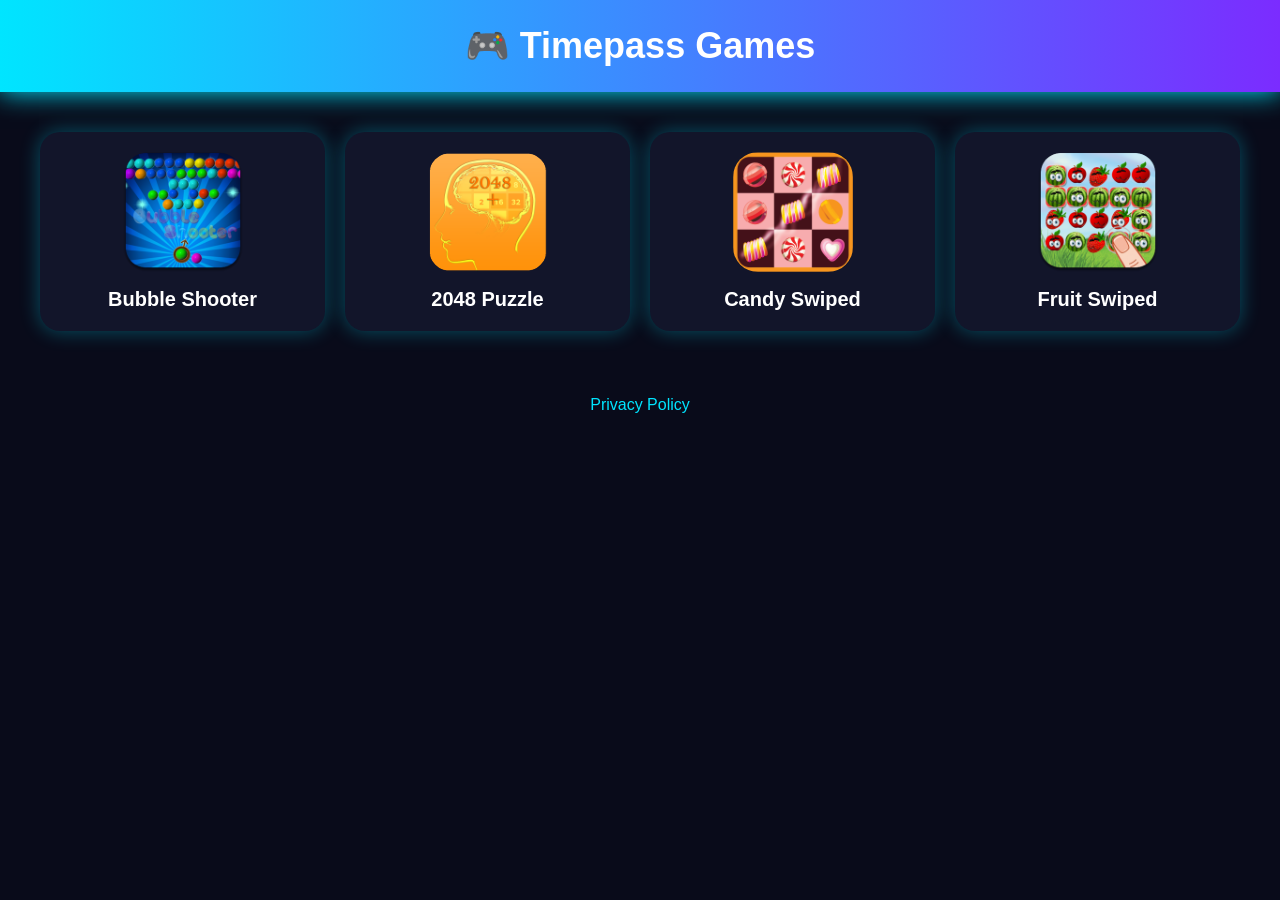
<file: index.html>
<!DOCTYPE html>
<html>
<head>
<meta charset="UTF-8">
<meta name="viewport" content="width=device-width,initial-scale=1.0">
<title>Timepass Games</title>
<link rel="stylesheet" href="style.css">
</head>
<body>
<header>🎮 Timepass Games</header>
<div class="container">

    <a class="card" href="bubble-shooter.html">
        <img src="images/bubble-shooter-icon.png">
        <div class="game-name">Bubble Shooter</div>
    </a>
    
    <a class="card" href="2048-puzzle.html">
        <img src="images/2048-puzzle-icon.png">
        <div class="game-name">2048 Puzzle</div>
    </a>
    
    <a class="card" href="candy-swiped.html">
        <img src="images/candy-swiped-icon.png">
        <div class="game-name">Candy Swiped</div>
    </a>
    
    <a class="card" href="fruit-swiped.html">
        <img src="images/fruit-swiped-icon.png">
        <div class="game-name">Fruit Swiped</div>
    </a>
    
</div>

<footer style="text-align:center;padding:25px;color:#bbb;">
<a href="privacy-policy.html" style="color:#00e5ff;text-decoration:none;font-size:16px;">
Privacy Policy
</a>
</footer>

</body>
</html>
</file>
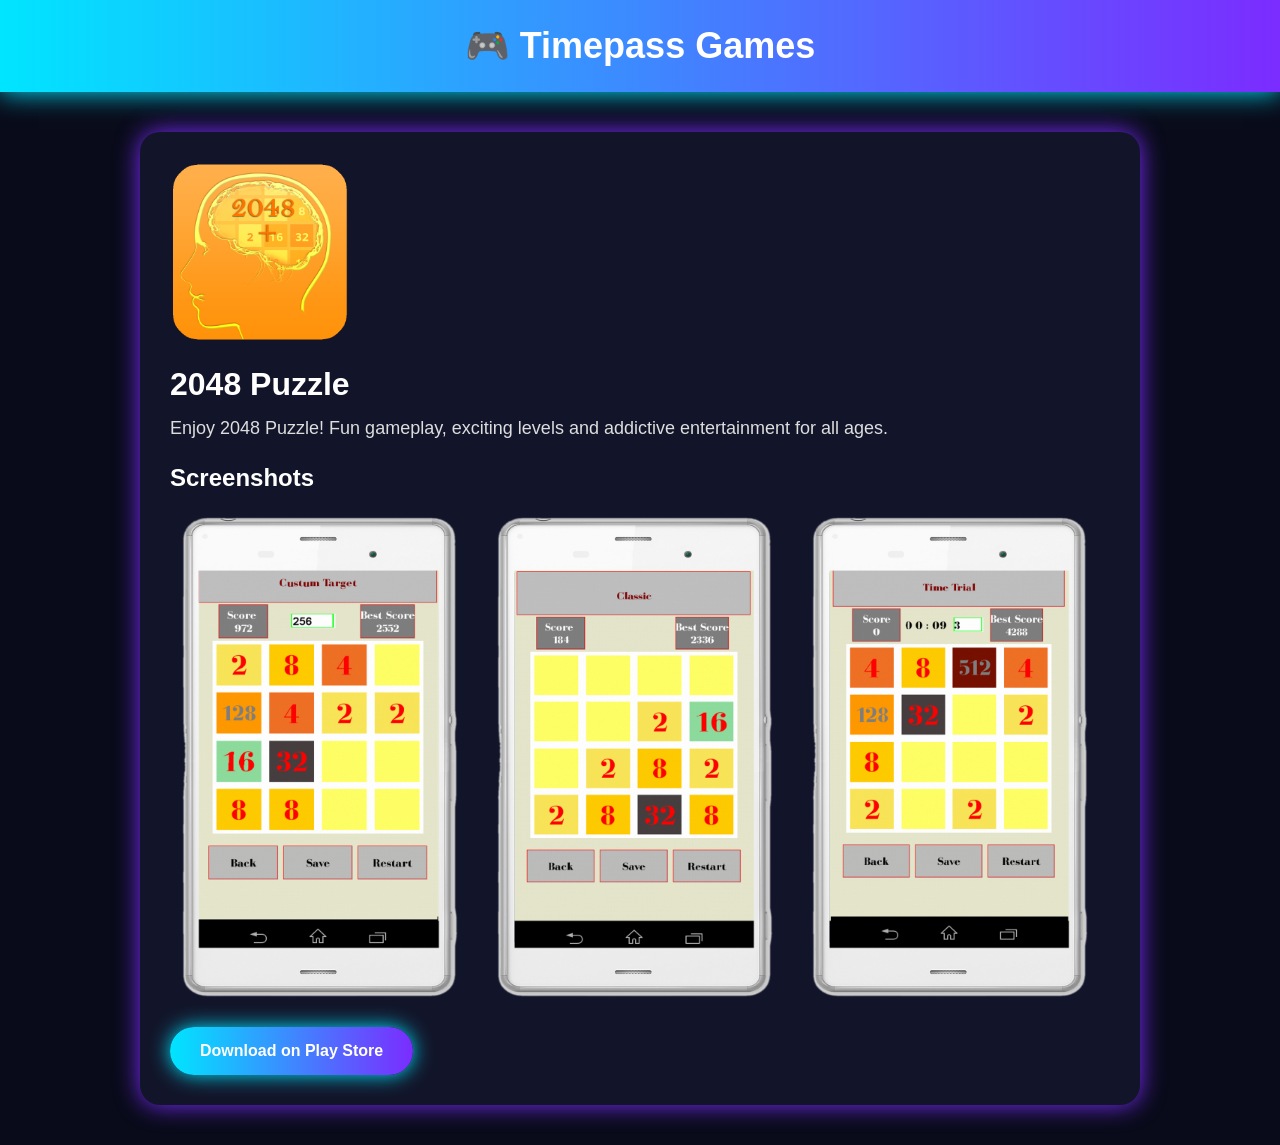
<file: 2048-puzzle.html>
<!DOCTYPE html>
<html>
<head>
<meta charset="UTF-8">
<meta name="viewport" content="width=device-width,initial-scale=1.0">
<title>2048 Puzzle</title>
<link rel="stylesheet" href="style.css">
</head>
<body>
<header>🎮 Timepass Games</header>
<div class="detail">
<img class="icon" src="images/2048-puzzle-icon.png">
<h1 style="margin-top:20px">2048 Puzzle</h1>
<p style="margin-top:15px;font-size:18px;color:#ddd">
Enjoy 2048 Puzzle! Fun gameplay, exciting levels and addictive entertainment for all ages.
</p>
<h2 style="margin-top:25px">Screenshots</h2>
<div class="screenshots">
<img src="images/2048-puzzle-ss1.png">
<img src="images/2048-puzzle-ss2.png">
<img src="images/2048-puzzle-ss3.png">
</div>
<a class="btn" href="https://play.google.com/store" target="_blank">Download on Play Store</a>
</div>
</body>
</html>
</file>
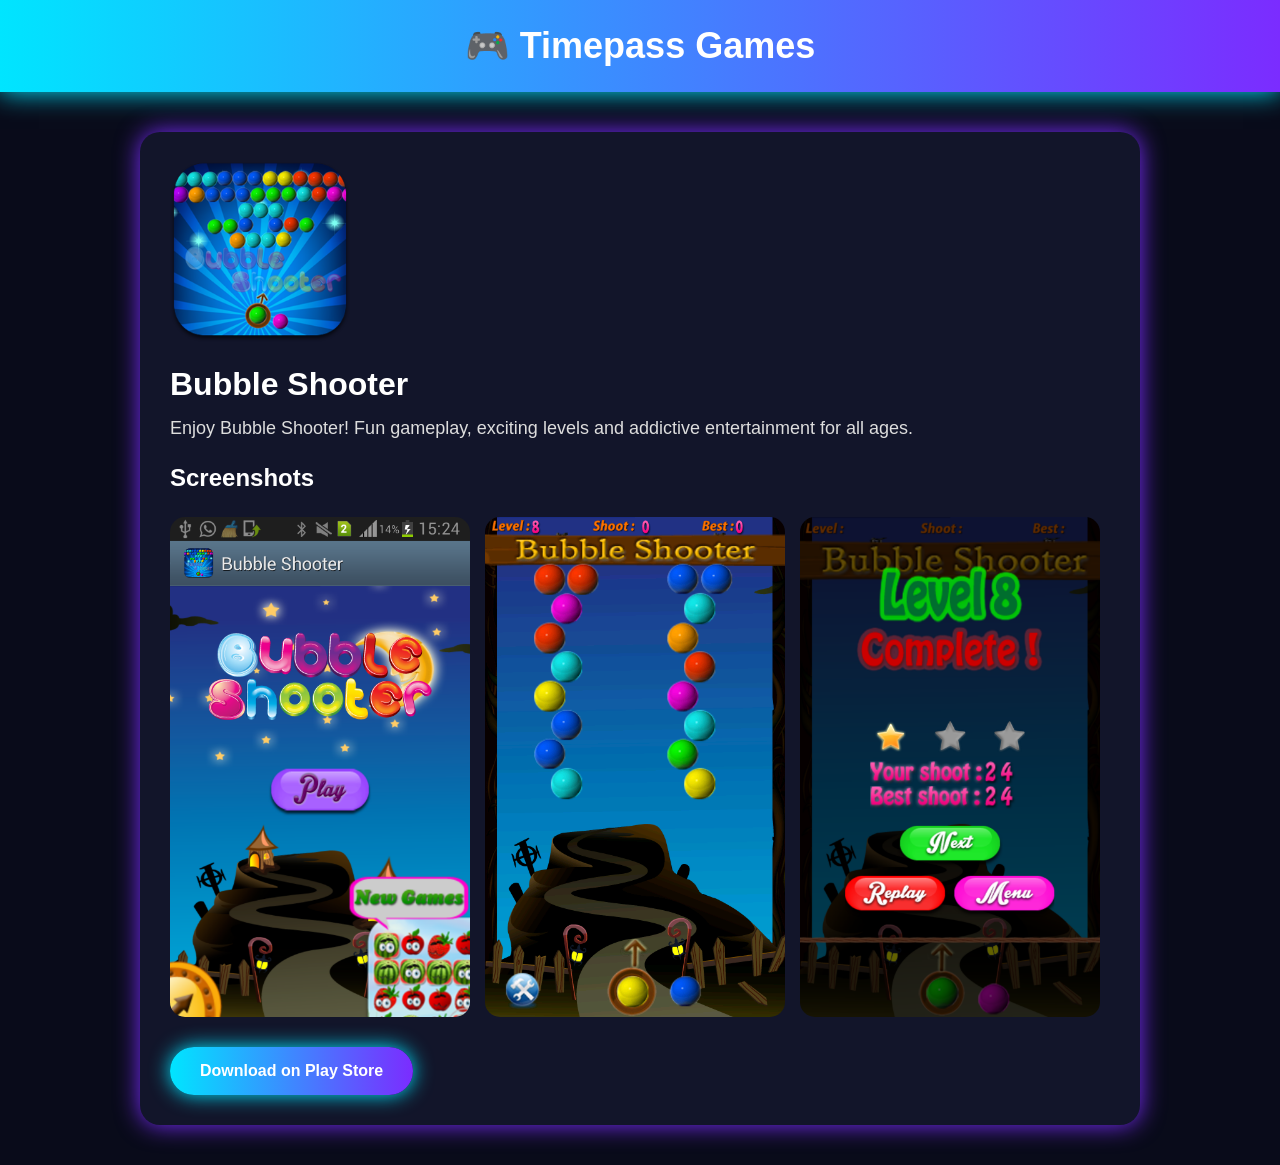
<file: bubble-shooter.html>
<!DOCTYPE html>
<html>
<head>
<meta charset="UTF-8">
<meta name="viewport" content="width=device-width,initial-scale=1.0">
<title>Bubble Shooter</title>
<link rel="stylesheet" href="style.css">
</head>
<body>
<header>🎮 Timepass Games</header>
<div class="detail">
<img class="icon" src="images/bubble-shooter-icon.png">
<h1 style="margin-top:20px">Bubble Shooter</h1>
<p style="margin-top:15px;font-size:18px;color:#ddd">
Enjoy Bubble Shooter! Fun gameplay, exciting levels and addictive entertainment for all ages.
</p>
<h2 style="margin-top:25px">Screenshots</h2>
<div class="screenshots">
<img src="images/bubble-shooter-ss1.png">
<img src="images/bubble-shooter-ss2.png">
<img src="images/bubble-shooter-ss3.png">
</div>
<a class="btn" href="https://play.google.com/store/apps/details?id=com.tegames.bubbleshooter.activity" target="_blank">Download on Play Store</a>
</div>
</body>
</html>
</file>
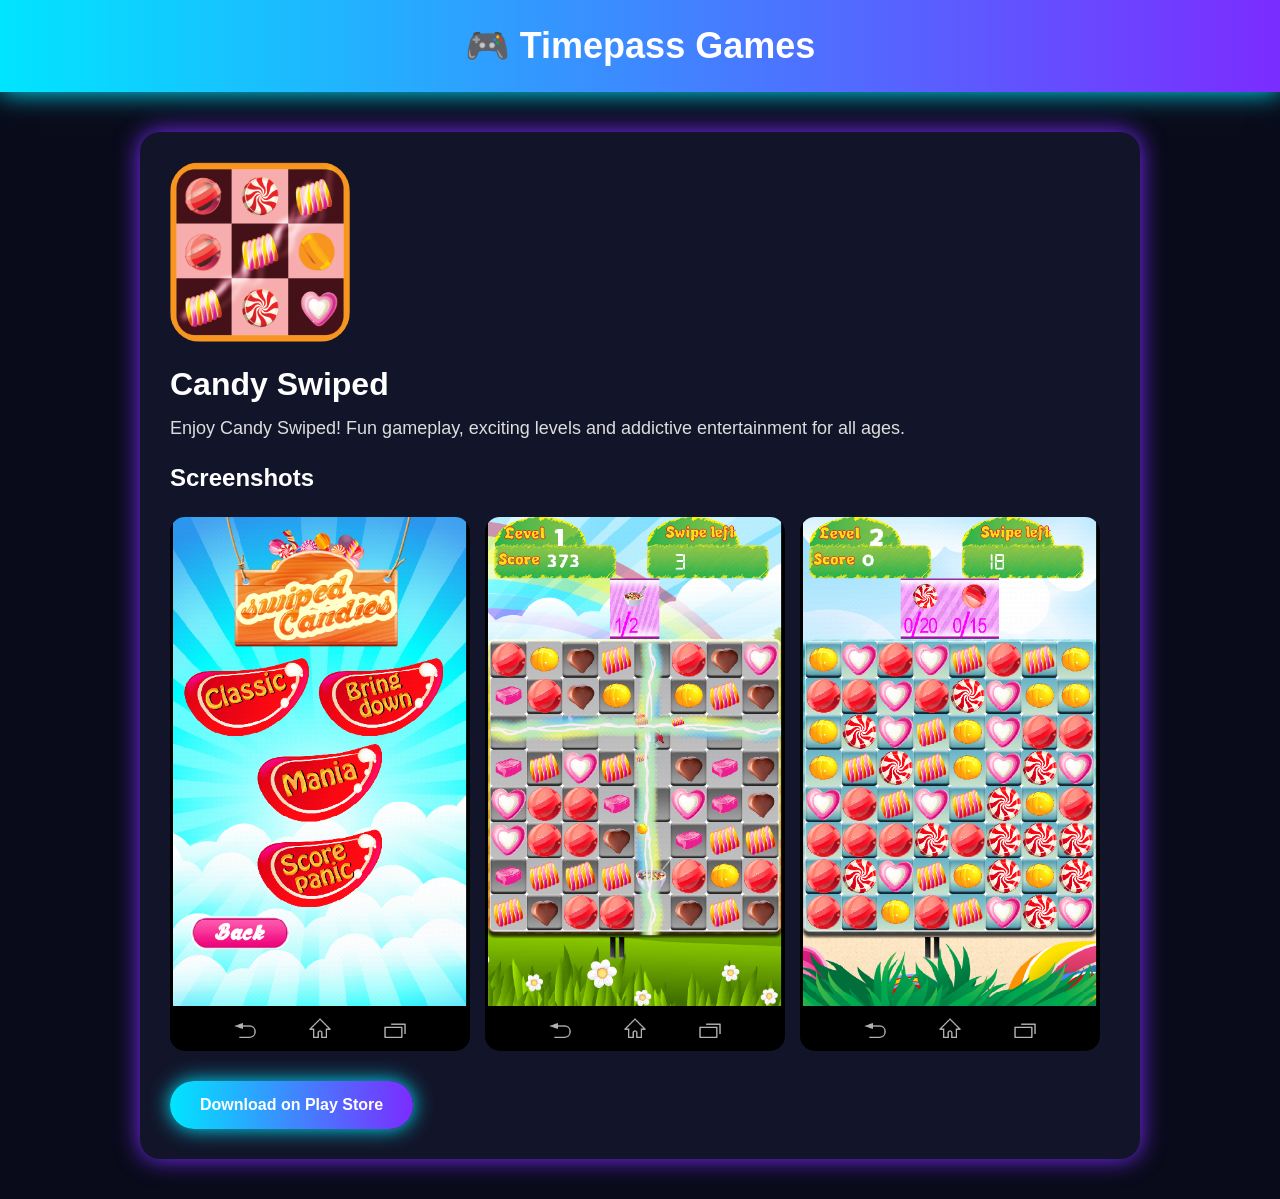
<file: candy-swiped.html>
<!DOCTYPE html>
<html>
<head>
<meta charset="UTF-8">
<meta name="viewport" content="width=device-width,initial-scale=1.0">
<title>Candy Swiped</title>
<link rel="stylesheet" href="style.css">
</head>
<body>
<header>🎮 Timepass Games</header>
<div class="detail">
<img class="icon" src="images/candy-swiped-icon.png">
<h1 style="margin-top:20px">Candy Swiped</h1>
<p style="margin-top:15px;font-size:18px;color:#ddd">
Enjoy Candy Swiped! Fun gameplay, exciting levels and addictive entertainment for all ages.
</p>
<h2 style="margin-top:25px">Screenshots</h2>
<div class="screenshots">
<img src="images/candy-swiped-ss1.png">
<img src="images/candy-swiped-ss2.png">
<img src="images/candy-swiped-ss3.png">
</div>
<a class="btn" href="https://play.google.com/store" target="_blank">Download on Play Store</a>
</div>
</body>
</html>
</file>
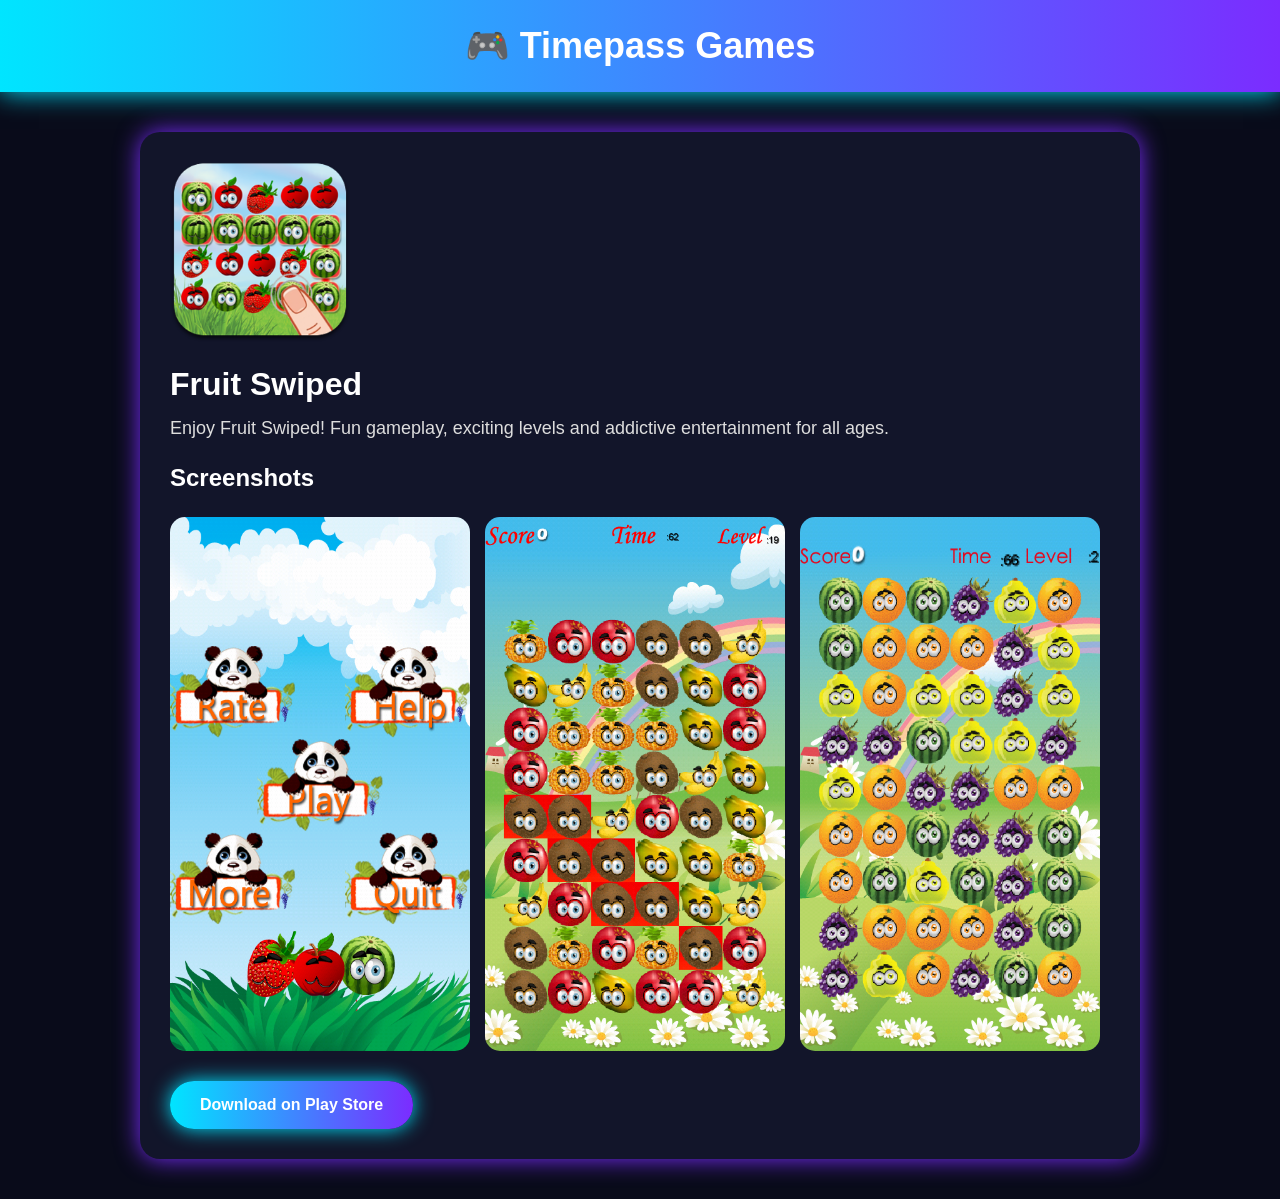
<file: fruit-swiped.html>
<!DOCTYPE html>
<html>
<head>
<meta charset="UTF-8">
<meta name="viewport" content="width=device-width,initial-scale=1.0">
<title>Fruit Swiped</title>
<link rel="stylesheet" href="style.css">
</head>
<body>
<header>🎮 Timepass Games</header>
<div class="detail">
<img class="icon" src="images/fruit-swiped-icon.png">
<h1 style="margin-top:20px">Fruit Swiped</h1>
<p style="margin-top:15px;font-size:18px;color:#ddd">
Enjoy Fruit Swiped! Fun gameplay, exciting levels and addictive entertainment for all ages.
</p>
<h2 style="margin-top:25px">Screenshots</h2>
<div class="screenshots">
<img src="images/fruit-swiped-ss1.png">
<img src="images/fruit-swiped-ss2.png">
<img src="images/fruit-swiped-ss3.png">
</div>
<a class="btn" href="https://play.google.com/store" target="_blank">Download on Play Store</a>
</div>
</body>
</html>
</file>
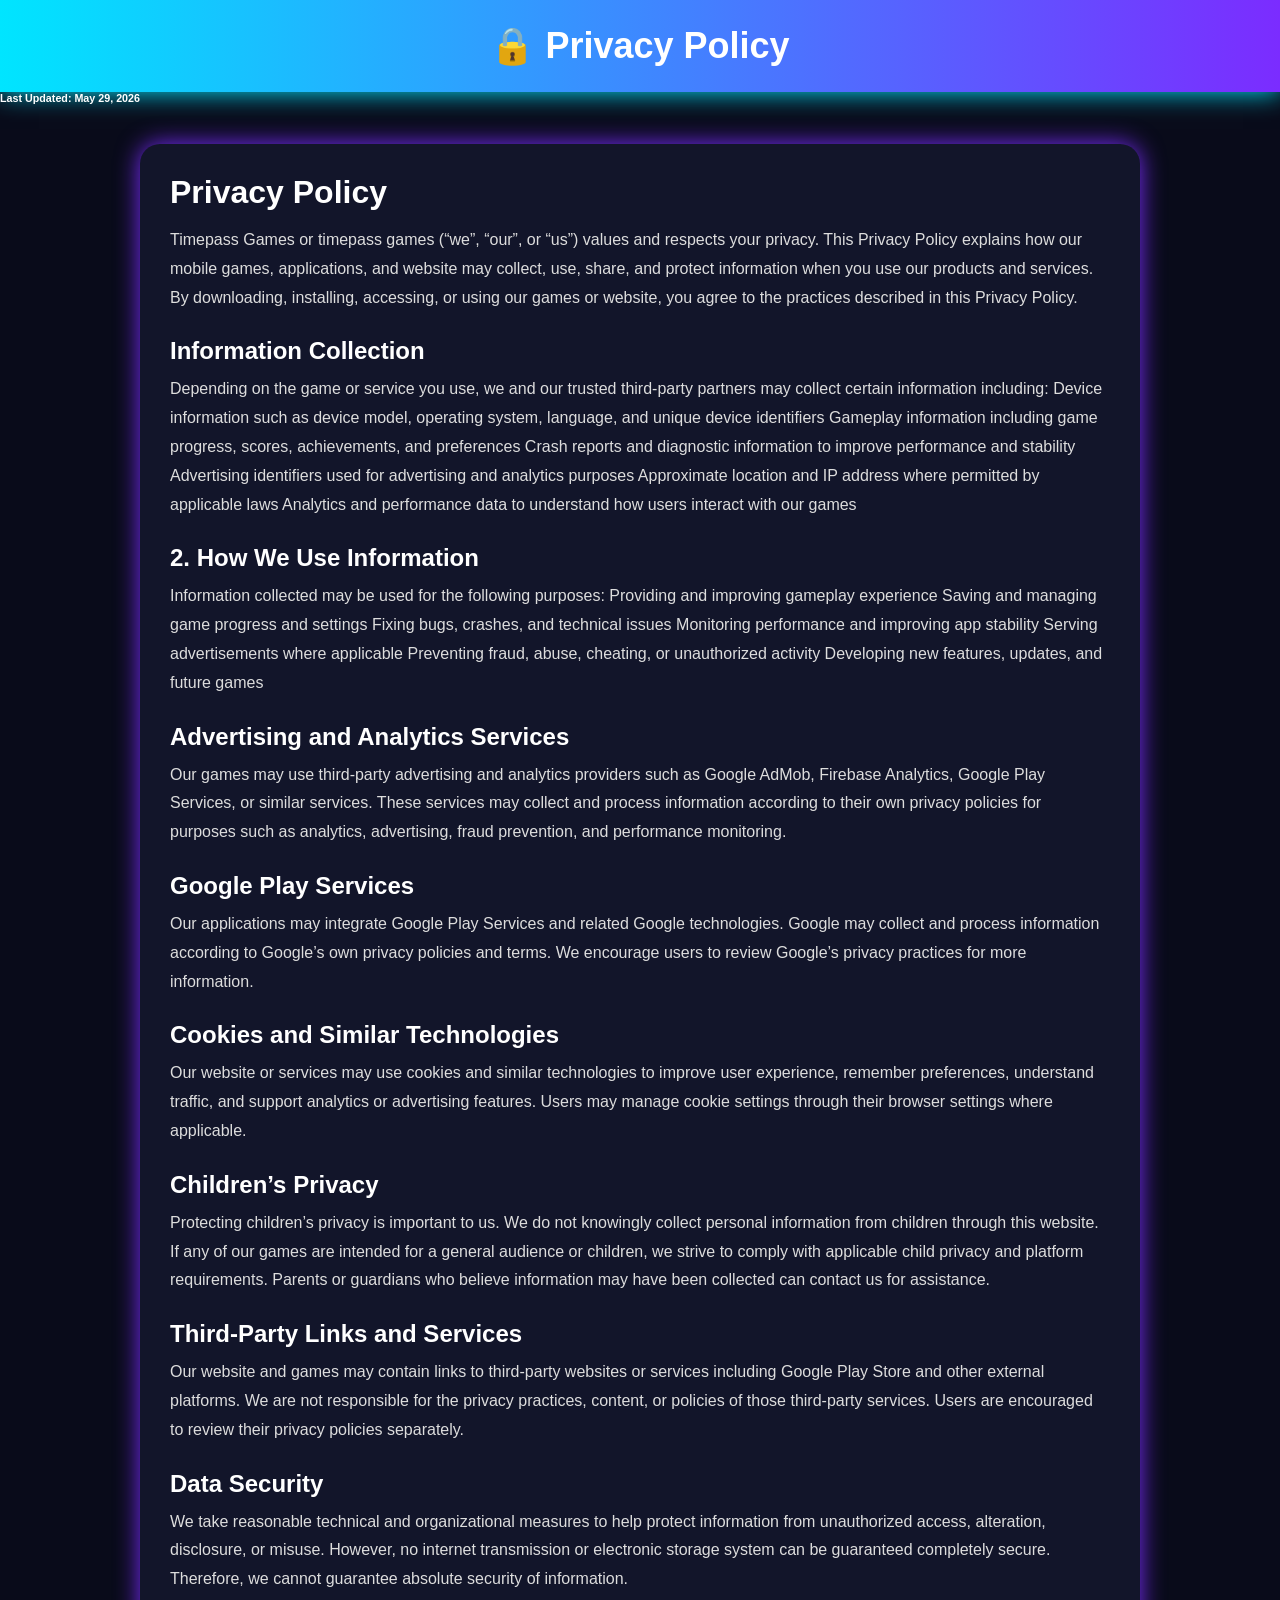
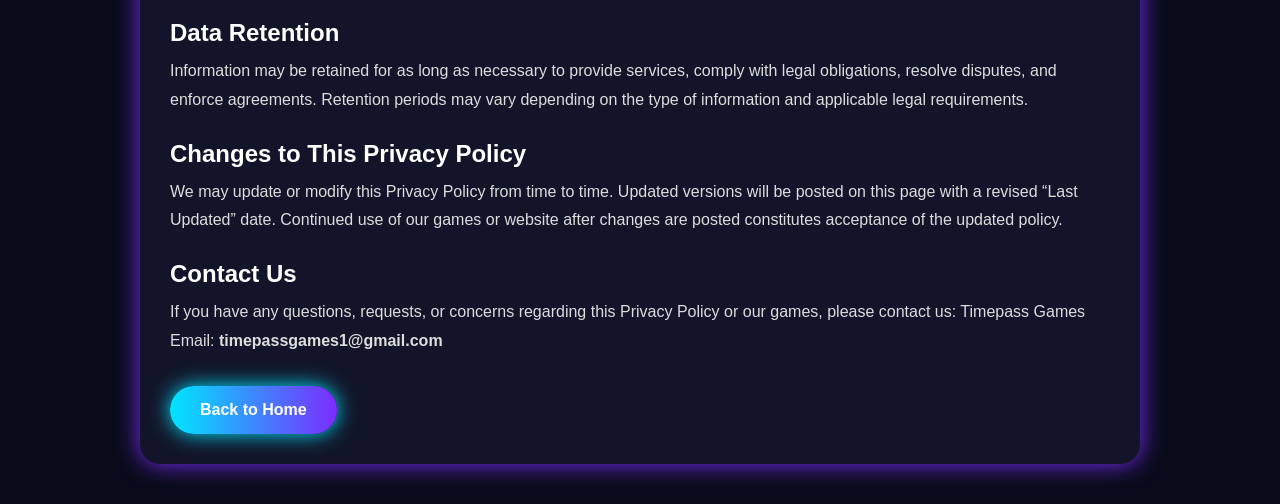
<file: privacy-policy.html>
<!DOCTYPE html>
<html>
<head>
<meta charset="UTF-8">
<meta name="viewport" content="width=device-width,initial-scale=1.0">
<title>Privacy Policy - Timepass Games</title>
<link rel="stylesheet" href="style.css">
</head>
<body>
<header>🔒 Privacy Policy</header>
<h6>Last Updated: May 29, 2026</h6>
<div class="detail">
<h1>Privacy Policy</h1>

<p style="margin-top:15px;color:#ddd;line-height:1.8">
Timepass Games or timepass games (“we”, “our”, or “us”) values and respects your privacy. This Privacy Policy explains how our mobile games, applications, and website may collect, use, share, and protect information when you use our products and services. By downloading, installing, accessing, or using our games or website, you agree to the practices described in this Privacy Policy.
</p>

<h2 style="margin-top:25px">Information Collection</h2>
<p style="margin-top:10px;color:#ddd;line-height:1.8">
Depending on the game or service you use, we and our trusted third-party partners may collect certain information including:
Device information such as device model, operating system, language, and unique device identifiers
Gameplay information including game progress, scores, achievements, and preferences
Crash reports and diagnostic information to improve performance and stability
Advertising identifiers used for advertising and analytics purposes
Approximate location and IP address where permitted by applicable laws
Analytics and performance data to understand how users interact with our games

</p>

<h2 style="margin-top:25px">2.	How We Use Information</h2>
<p style="margin-top:10px;color:#ddd;line-height:1.8">
Information collected may be used for the following purposes:
Providing and improving gameplay experience
Saving and managing game progress and settings
Fixing bugs, crashes, and technical issues
Monitoring performance and improving app stability
Serving advertisements where applicable
Preventing fraud, abuse, cheating, or unauthorized activity
Developing new features, updates, and future games

</p>

<h2 style="margin-top:25px">Advertising and Analytics Services</h2>
<p style="margin-top:10px;color:#ddd;line-height:1.8">
Our games may use third-party advertising and analytics providers such as Google AdMob, Firebase Analytics, Google Play Services, or similar services. These services may collect and process information according to their own privacy policies for purposes such as analytics, advertising, fraud prevention, and performance monitoring.

</p>

<h2 style="margin-top:25px">Google Play Services</h2>
<p style="margin-top:10px;color:#ddd;line-height:1.8">
Our applications may integrate Google Play Services and related Google technologies. Google may collect and process information according to Google’s own privacy policies and terms. We encourage users to review Google’s privacy practices for more information.
</p>


<h2	style="margin-top:25px">Cookies and Similar Technologies </h2>
<p style="margin-top:10px;color:#ddd;line-height:1.8">
Our website or services may use cookies and similar technologies to improve user experience, remember preferences, understand traffic, and support analytics or advertising features. Users may manage cookie settings through their browser settings where applicable.
</p>

<h2	style="margin-top:25px">Children’s Privacy</h2>
<p style="margin-top:10px;color:#ddd;line-height:1.8">
Protecting children’s privacy is important to us. We do not knowingly collect personal information from children through this website. If any of our games are intended for a general audience or children, we strive to comply with applicable child privacy and platform requirements. Parents or guardians who believe information may have been collected can contact us for assistance.
</p>


<h2	style="margin-top:25px">Third-Party Links and Services</h2>
<p style="margin-top:10px;color:#ddd;line-height:1.8">
Our website and games may contain links to third-party websites or services including Google Play Store and other external platforms. We are not responsible for the privacy practices, content, or policies of those third-party services. Users are encouraged to review their privacy policies separately.
</p>


<h2	style="margin-top:25px">Data Security</h2>
<p style="margin-top:10px;color:#ddd;line-height:1.8">
We take reasonable technical and organizational measures to help protect information from unauthorized access, alteration, disclosure, or misuse. However, no internet transmission or electronic storage system can be guaranteed completely secure. Therefore, we cannot guarantee absolute security of information.
</p>


<h2	style="margin-top:25px">Data Retention</h2>
<p style="margin-top:10px;color:#ddd;line-height:1.8">
Information may be retained for as long as necessary to provide services, comply with legal obligations, resolve disputes, and enforce agreements. Retention periods may vary depending on the type of information and applicable legal requirements.
</p>


<h2	style="margin-top:25px">Changes to This Privacy Policy</h2>
<p style="margin-top:10px;color:#ddd;line-height:1.8">
We may update or modify this Privacy Policy from time to time. Updated versions will be posted on this page with a revised “Last Updated” date. Continued use of our games or website after changes are posted constitutes acceptance of the updated policy.
</p>


<h2	style="margin-top:25px">Contact Us</h2>
<p style="margin-top:10px;color:#ddd;line-height:1.8">
If you have any questions, requests, or concerns regarding this Privacy Policy or our games, please contact us:
Timepass Games Email: <strong>timepassgames1@gmail.com</strong>
</p>

<a class="btn" href="index.html">Back to Home</a>
</div>
</body>
</html>
</file>
<file: style.css>
*{margin:0;padding:0;box-sizing:border-box}
body{
font-family:Arial,sans-serif;
background:#090b1a;
color:white;
}
header{
text-align:center;
padding:25px;
font-size:36px;
font-weight:bold;
background:linear-gradient(90deg,#00e5ff,#7b2cff);
box-shadow:0 0 25px #00e5ff;
}
.container{
display:grid;
grid-template-columns:repeat(4,1fr);
gap:20px;
padding:40px;
}
.card{
background:#12152a;
border-radius:20px;
padding:20px;
text-align:center;
box-shadow:0 0 20px #00e5ff55;
transition:.3s;
text-decoration:none;
color:white;
}
.card:hover{
transform:translateY(-8px);
box-shadow:0 0 35px #00e5ff;
}
.card img{
width:120px;height:120px;border-radius:25px;
}
.game-name{
margin-top:12px;font-size:20px;font-weight:bold;
}
.detail{
max-width:1000px;
margin:40px auto;
padding:30px;
background:#12152a;
border-radius:20px;
box-shadow:0 0 25px #7b2cff;
}
.detail img.icon{
width:180px;border-radius:30px;
}
.screenshots{
display:flex;
gap:15px;
overflow:auto;
margin-top:25px;
}
.screenshots img{
width:300px;border-radius:15px;
}
.btn{
display:inline-block;
margin-top:30px;
padding:15px 30px;
background:linear-gradient(90deg,#00e5ff,#7b2cff);
color:white;
text-decoration:none;
font-weight:bold;
border-radius:35px;
box-shadow:0 0 20px #00e5ff;
}
@media(max-width:900px){
.container{grid-template-columns:repeat(2,1fr)}
}
@media(max-width:600px){
.container{grid-template-columns:1fr}
}
</file>
